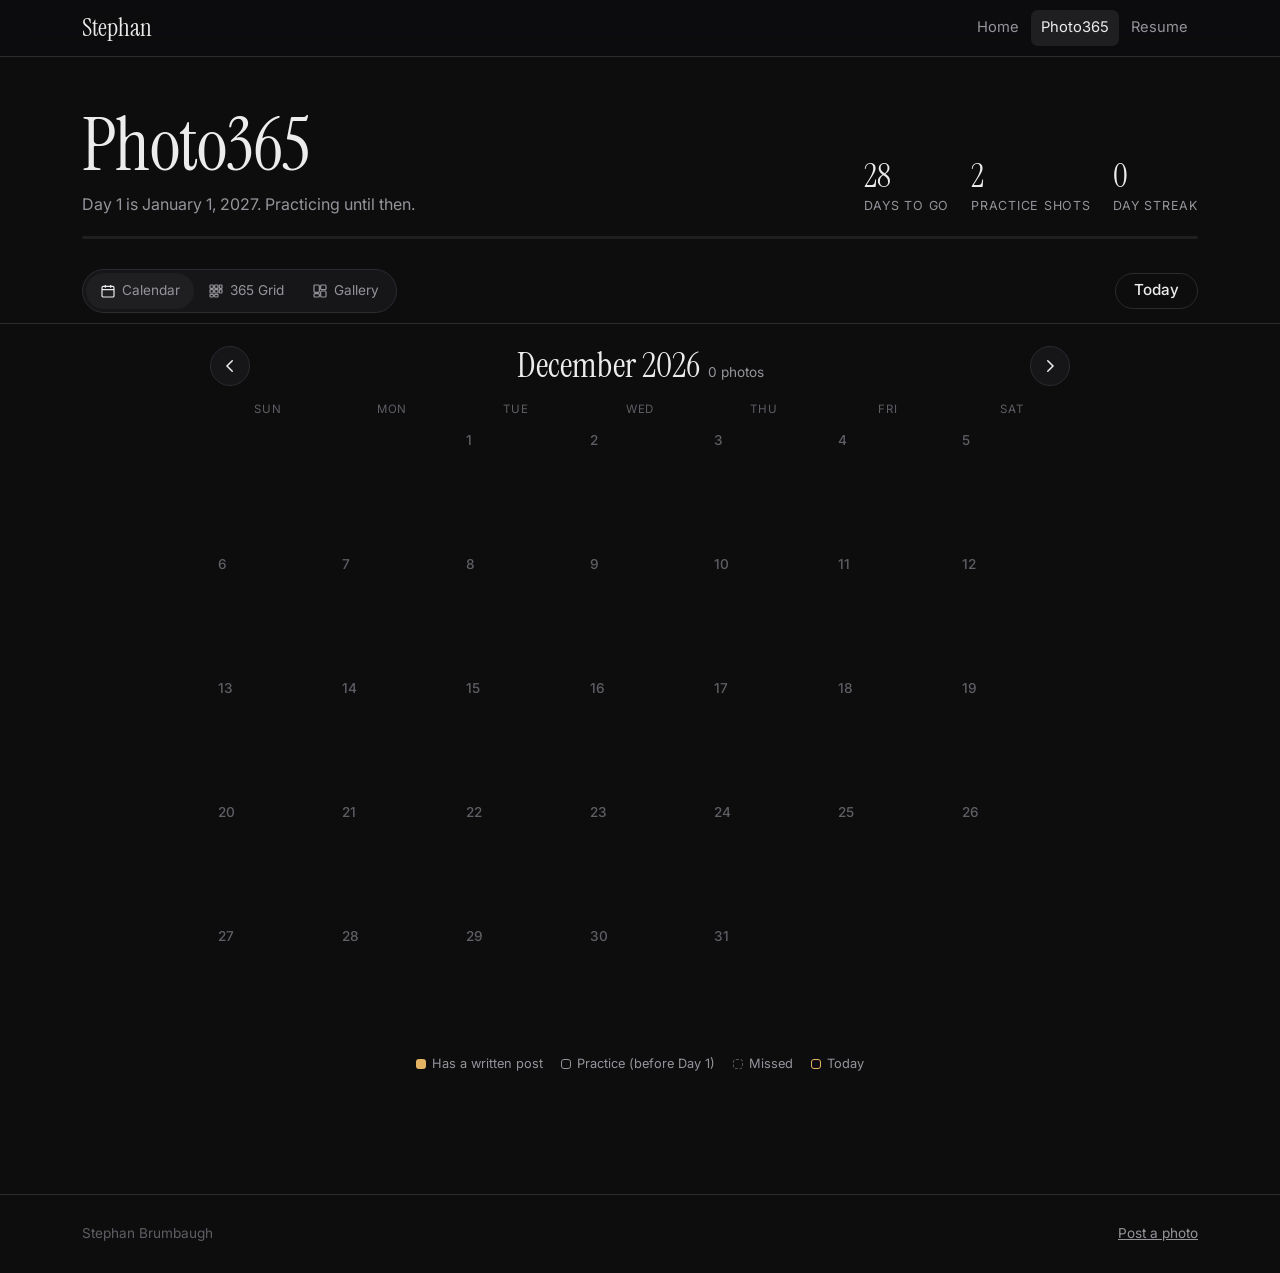
<file: photo365/index.html>
<!doctype html>
<html lang="en">
<head>
  <meta charset="utf-8">
  <meta name="viewport" content="width=device-width, initial-scale=1, viewport-fit=cover">
  <title>Photo365 · Stephan</title>
  <meta name="description" content="One photo every day for a year.">
  <meta name="theme-color" content="#0d0d0e">
  <link rel="manifest" href="manifest.webmanifest">
  <link rel="icon" href="icons/icon-192.png">
  <link rel="apple-touch-icon" href="icons/apple-touch-icon.png">
  <meta name="apple-mobile-web-app-capable" content="yes">
  <meta name="mobile-web-app-capable" content="yes">
  <meta name="apple-mobile-web-app-status-bar-style" content="black-translucent">
  <meta name="apple-mobile-web-app-title" content="Photo365">
  <link rel="preconnect" href="https://res.cloudinary.com">
  <link rel="preconnect" href="https://fonts.googleapis.com">
  <link rel="preconnect" href="https://fonts.gstatic.com" crossorigin>
  <link href="https://fonts.googleapis.com/css2?family=Inter:wght@400;500;600&family=Instrument+Serif:ital@0;1&display=swap" rel="stylesheet">
  <link rel="stylesheet" href="../assets/site.css">
  <link rel="stylesheet" href="p365.css">
</head>
<body>
  <header class="site-header">
    <div class="wrap">
      <a class="brand" href="../">Stephan</a>
      <nav class="nav" aria-label="Main">
        <a href="../">Home</a>
        <a href="./" aria-current="page">Photo365</a>
        <a href="../resume.html">Resume</a>
      </nav>
    </div>
  </header>

  <main>
    <section class="wrap p365-head">
      <div>
        <h1 id="title">Photo365</h1>
        <p class="sub" id="sub">One photo, every day, for a year.</p>
      </div>
      <div class="stats" id="stats" hidden>
        <div class="stat"><b id="s-day">–</b><span>Day</span></div>
        <div class="stat"><b id="s-count">–</b><span>Photos</span></div>
        <div class="stat"><b id="s-streak">–</b><span>Day streak</span></div>
      </div>
      <div class="progress" aria-hidden="true"><i id="s-bar"></i></div>
    </section>

    <div class="viewbar">
      <div class="wrap">
        <div class="seg" role="group" aria-label="View">
          <button data-view="calendar" aria-pressed="true">
            <svg viewBox="0 0 24 24" fill="none" stroke="currentColor" stroke-width="1.8"><rect x="3" y="5" width="18" height="16" rx="2"/><path d="M3 10h18M8 3v4M16 3v4"/></svg>
            <span class="lbl">Calendar</span></button>
          <button data-view="grid" aria-pressed="false">
            <svg viewBox="0 0 24 24" fill="none" stroke="currentColor" stroke-width="1.8"><rect x="3" y="3" width="5" height="5" rx="1"/><rect x="10" y="3" width="5" height="5" rx="1"/><rect x="17" y="3" width="4" height="5" rx="1"/><rect x="3" y="10" width="5" height="5" rx="1"/><rect x="10" y="10" width="5" height="5" rx="1"/><rect x="17" y="10" width="4" height="5" rx="1"/><rect x="3" y="17" width="5" height="4" rx="1"/><rect x="10" y="17" width="5" height="4" rx="1"/></svg>
            <span class="lbl">365 Grid</span></button>
          <button data-view="gallery" aria-pressed="false">
            <svg viewBox="0 0 24 24" fill="none" stroke="currentColor" stroke-width="1.8"><rect x="3" y="3" width="8" height="11" rx="1.5"/><rect x="13" y="3" width="8" height="7" rx="1.5"/><rect x="3" y="16" width="8" height="5" rx="1.5"/><rect x="13" y="12" width="8" height="9" rx="1.5"/></svg>
            <span class="lbl">Gallery</span></button>
        </div>
        <div class="extra" id="extra"></div>
      </div>
    </div>

    <div class="wrap view" id="view" aria-live="polite"></div>
  </main>

  <footer class="site-footer">
    <div class="wrap"><span>Stephan Brumbaugh</span><a href="add.html">Post a photo</a></div>
  </footer>

  <a class="fab" id="fab" href="add.html" hidden aria-label="Add a photo">
    <svg viewBox="0 0 24 24" fill="none" stroke="currentColor" stroke-width="2.2" stroke-linecap="round"><path d="M12 5v14M5 12h14"/></svg>
  </a>

  <div class="lb" id="lb" role="dialog" aria-modal="true" aria-label="Photo">
    <div class="lb-top">
      <button class="iconbtn" id="lb-close" aria-label="Close"><svg viewBox="0 0 24 24" fill="none" stroke="currentColor" stroke-width="2" stroke-linecap="round"><path d="M6 6l12 12M18 6L6 18"/></svg></button>
      <div class="title" id="lb-title"></div>
      <div class="act"><a class="iconbtn" id="lb-edit" hidden aria-label="Edit this day"><svg viewBox="0 0 24 24" fill="none" stroke="currentColor" stroke-width="1.8" stroke-linecap="round" stroke-linejoin="round"><path d="M4 20h4L19 9l-4-4L4 16v4z"/></svg></a></div>
    </div>
    <div class="lb-body">
      <div class="lb-fig" id="lb-fig">
        <button class="iconbtn navbtn prev" id="lb-prev" aria-label="Previous photo"><svg viewBox="0 0 24 24" fill="none" stroke="currentColor" stroke-width="2" stroke-linecap="round"><path d="M15 5l-7 7 7 7"/></svg></button>
        <img id="lb-img" alt="">
        <button class="iconbtn navbtn next" id="lb-next" aria-label="Next photo"><svg viewBox="0 0 24 24" fill="none" stroke="currentColor" stroke-width="2" stroke-linecap="round"><path d="M9 5l7 7-7 7"/></svg></button>
      </div>
      <div class="lb-info">
        <div class="date" id="lb-date"></div>
        <h2 class="caption" id="lb-cap"></h2>
        <div class="prose" id="lb-post"></div>
        <div class="lb-pager">
          <button class="btn ghost" id="lb-prev2">← Previous</button>
          <button class="btn ghost" id="lb-next2">Next →</button>
        </div>
      </div>
    </div>
  </div>

  <script src="config.js"></script>
  <script src="common.js"></script>
  <script src="app.js"></script>
</body>
</html>
</file>
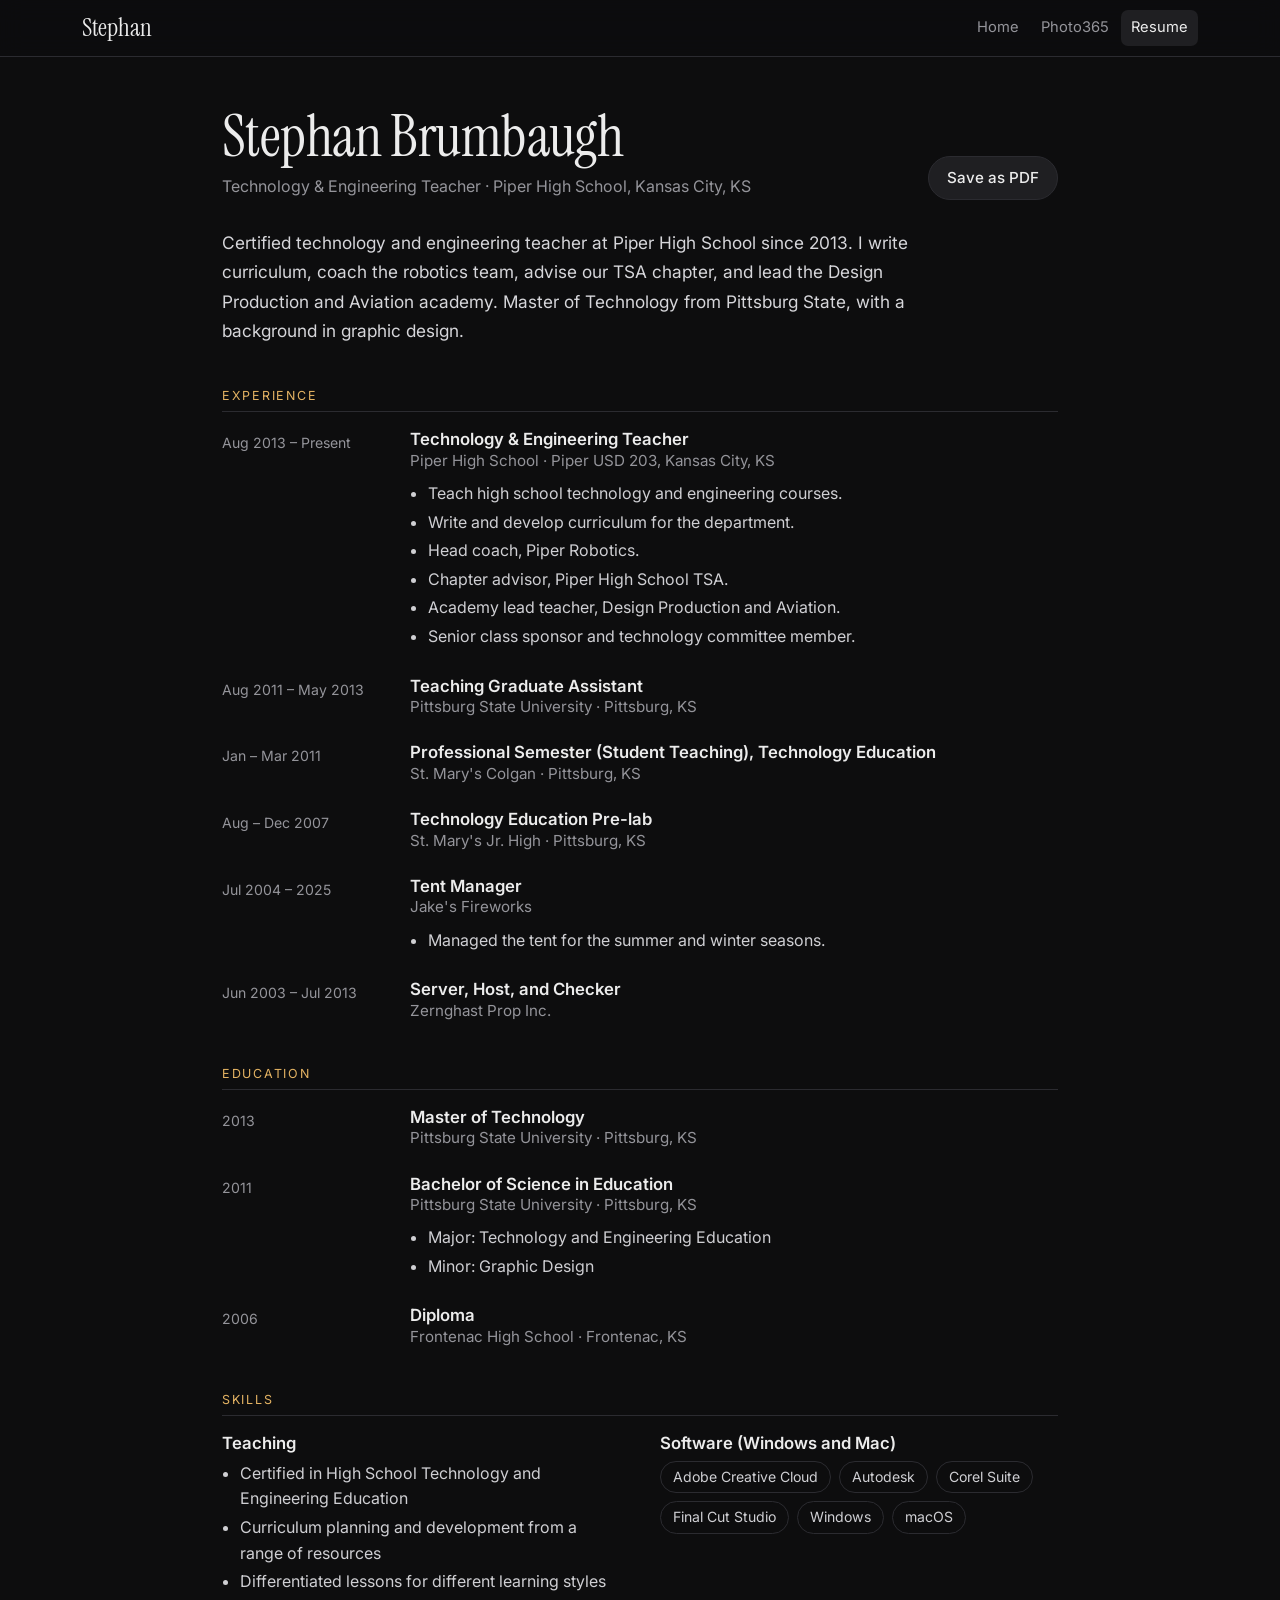
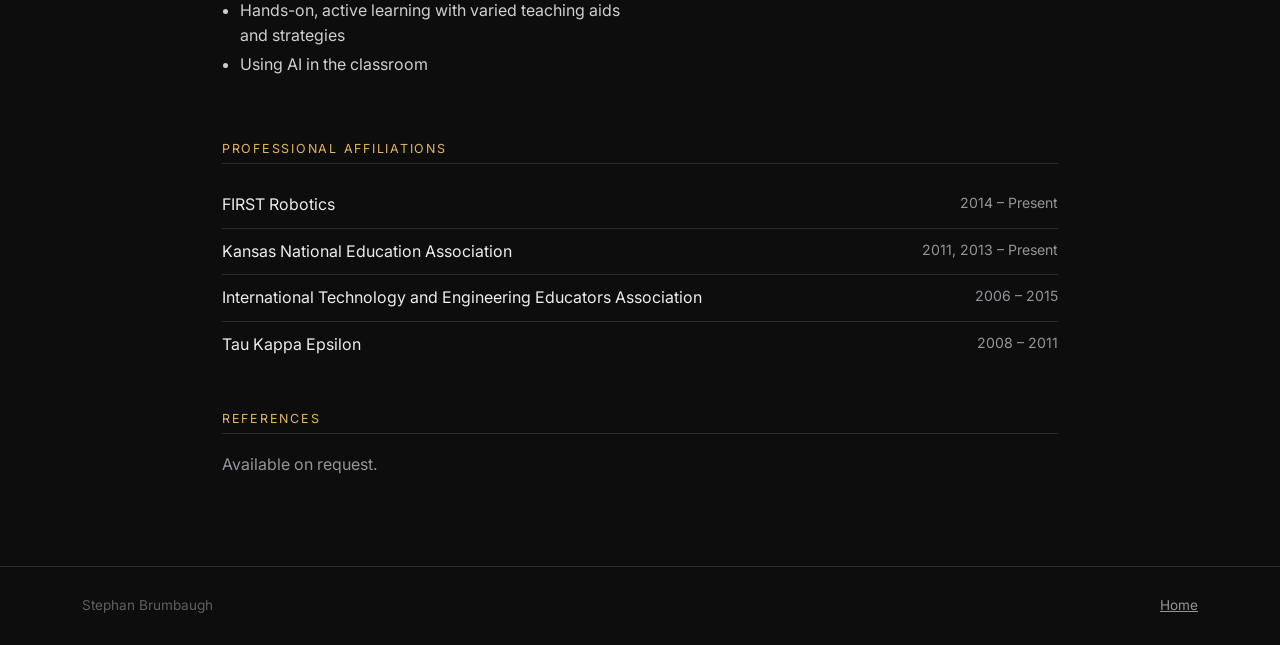
<file: resume.html>
<!doctype html>
<html lang="en">
<head>
  <meta charset="utf-8">
  <meta name="viewport" content="width=device-width, initial-scale=1, viewport-fit=cover">
  <title>Resume · Stephan Brumbaugh</title>
  <meta name="description" content="Resume of Stephan Brumbaugh, technology and engineering teacher at Piper High School.">
  <meta name="theme-color" content="#0d0d0e">
  <link rel="icon" href="photo365/icons/icon-192.png">
  <link rel="preconnect" href="https://fonts.googleapis.com">
  <link rel="preconnect" href="https://fonts.gstatic.com" crossorigin>
  <link href="https://fonts.googleapis.com/css2?family=Inter:wght@400;500;600&family=Instrument+Serif:ital@0;1&display=swap" rel="stylesheet">
  <link rel="stylesheet" href="assets/site.css">
  <style>
    .resume { padding-top: 48px; padding-bottom: 72px; max-width: 900px; }
    .resume header.top { display: flex; justify-content: space-between; align-items: end; gap: 16px; flex-wrap: wrap; margin-bottom: 28px; }
    .resume h1 { margin: 0; font-size: clamp(2.4rem, 6vw, 3.6rem); }
    .resume .role { color: var(--muted); margin: 6px 0 0; }
    .summary { font-size: 1.08rem; line-height: 1.7; color: #d6d6da; max-width: 64ch; }
    .resume h2 { font-family: var(--sans); font-size: .78rem; letter-spacing: .14em; text-transform: uppercase; color: var(--accent); margin: 44px 0 18px; padding-bottom: 8px; border-bottom: 1px solid var(--line); }
    .item { display: grid; gap: 2px 28px; margin-bottom: 24px; }
    @media (min-width: 640px) { .item { grid-template-columns: 160px 1fr; } }
    .item .when { color: var(--muted); font-size: .88rem; padding-top: 2px; }
    .item h3 { margin: 0; font-size: 1.05rem; }
    .item .org { color: var(--muted); font-size: .95rem; }
    .item ul { margin: 8px 0 0; padding-left: 1.1em; color: #cfcfd3; }
    .item li { margin-bottom: 3px; }
    .tags { display: flex; flex-wrap: wrap; gap: 8px; margin-top: 8px; }
    .tags span { border: 1px solid var(--line); border-radius: 999px; padding: 4px 12px; font-size: .88rem; color: #cfcfd3; }
    .two { display: grid; gap: 0 40px; }
    @media (min-width: 760px) { .two { grid-template-columns: 1fr 1fr; } }
    .plain { list-style: none; padding: 0; margin: 0; }
    .plain li { padding: 10px 0; border-bottom: 1px solid var(--line); display: flex; justify-content: space-between; gap: 16px; }
    .plain li:last-child { border-bottom: 0; }
    .plain li span:last-child { color: var(--muted); font-size: .88rem; white-space: nowrap; }
    .refs { color: var(--muted); }
    @media print {
      :root { --bg: #fff; --text: #111; --muted: #555; --line: #ddd; --accent: #2a4f7a; }
      .site-header, .site-footer, .no-print { display: none !important; }
      body { background: #fff; color: #111; font-size: 12px; }
      .summary, .item ul, .tags span { color: #222; }
      .resume { padding: 0; }
      .resume h2 { margin-top: 22px; }
      .item { margin-bottom: 12px; break-inside: avoid; }
    }
  </style>
</head>
<body>
  <header class="site-header">
    <div class="wrap">
      <a class="brand" href="./">Stephan</a>
      <nav class="nav" aria-label="Main">
        <a href="./">Home</a>
        <a href="photo365/">Photo365</a>
        <a href="resume.html" aria-current="page">Resume</a>
      </nav>
    </div>
  </header>

  <main class="wrap resume">
    <header class="top">
      <div>
        <h1>Stephan Brumbaugh</h1>
        <p class="role">Technology &amp; Engineering Teacher · Piper High School, Kansas City, KS</p>
      </div>
      <button class="btn no-print" onclick="window.print()">Save as PDF</button>
    </header>

    <p class="summary">
      Certified technology and engineering teacher at Piper High School since 2013. I write curriculum,
      coach the robotics team, advise our TSA chapter, and lead the Design Production and Aviation academy.
      Master of Technology from Pittsburg State, with a background in graphic design.
    </p>

    <h2>Experience</h2>
    <div class="item">
      <div class="when">Aug 2013 – Present</div>
      <div>
        <h3>Technology &amp; Engineering Teacher</h3>
        <div class="org">Piper High School · Piper USD 203, Kansas City, KS</div>
        <ul>
          <li>Teach high school technology and engineering courses.</li>
          <li>Write and develop curriculum for the department.</li>
          <li>Head coach, Piper Robotics.</li>
          <li>Chapter advisor, Piper High School TSA.</li>
          <li>Academy lead teacher, Design Production and Aviation.</li>
          <li>Senior class sponsor and technology committee member.</li>
        </ul>
      </div>
    </div>
    <div class="item">
      <div class="when">Aug 2011 – May 2013</div>
      <div>
        <h3>Teaching Graduate Assistant</h3>
        <div class="org">Pittsburg State University · Pittsburg, KS</div>
      </div>
    </div>
    <div class="item">
      <div class="when">Jan – Mar 2011</div>
      <div>
        <h3>Professional Semester (Student Teaching), Technology Education</h3>
        <div class="org">St. Mary's Colgan · Pittsburg, KS</div>
      </div>
    </div>
    <div class="item">
      <div class="when">Aug – Dec 2007</div>
      <div>
        <h3>Technology Education Pre-lab</h3>
        <div class="org">St. Mary's Jr. High · Pittsburg, KS</div>
      </div>
    </div>
    <div class="item">
      <div class="when">Jul 2004 – 2025</div>
      <div>
        <h3>Tent Manager</h3>
        <div class="org">Jake's Fireworks</div>
        <ul><li>Managed the tent for the summer and winter seasons.</li></ul>
      </div>
    </div>
    <div class="item">
      <div class="when">Jun 2003 – Jul 2013</div>
      <div>
        <h3>Server, Host, and Checker</h3>
        <div class="org">Zernghast Prop Inc.</div>
      </div>
    </div>

    <h2>Education</h2>
    <div class="item">
      <div class="when">2013</div>
      <div><h3>Master of Technology</h3><div class="org">Pittsburg State University · Pittsburg, KS</div></div>
    </div>
    <div class="item">
      <div class="when">2011</div>
      <div>
        <h3>Bachelor of Science in Education</h3>
        <div class="org">Pittsburg State University · Pittsburg, KS</div>
        <ul><li>Major: Technology and Engineering Education</li><li>Minor: Graphic Design</li></ul>
      </div>
    </div>
    <div class="item">
      <div class="when">2006</div>
      <div><h3>Diploma</h3><div class="org">Frontenac High School · Frontenac, KS</div></div>
    </div>

    <h2>Skills</h2>
    <div class="two">
      <div>
        <h3>Teaching</h3>
        <ul class="item" style="display:block;padding-left:1.1em;color:#cfcfd3;margin:8px 0 20px">
          <li>Certified in High School Technology and Engineering Education</li>
          <li>Curriculum planning and development from a range of resources</li>
          <li>Differentiated lessons for different learning styles</li>
          <li>Hands-on, active learning with varied teaching aids and strategies</li>
          <li>Using AI in the classroom</li>
        </ul>
      </div>
      <div>
        <h3>Software (Windows and Mac)</h3>
        <div class="tags">
          <span>Adobe Creative Cloud</span><span>Autodesk</span><span>Corel Suite</span>
          <span>Final Cut Studio</span><span>Windows</span><span>macOS</span>
        </div>
      </div>
    </div>

    <h2>Professional Affiliations</h2>
    <ul class="plain">
      <li><span>FIRST Robotics</span><span>2014 – Present</span></li>
      <li><span>Kansas National Education Association</span><span>2011, 2013 – Present</span></li>
      <li><span>International Technology and Engineering Educators Association</span><span>2006 – 2015</span></li>
      <li><span>Tau Kappa Epsilon</span><span>2008 – 2011</span></li>
    </ul>

    <h2>References</h2>
    <p class="refs">Available on request.</p>
  </main>

  <footer class="site-footer">
    <div class="wrap"><span>Stephan Brumbaugh</span><a href="./">Home</a></div>
  </footer>
</body>
</html>
</file>
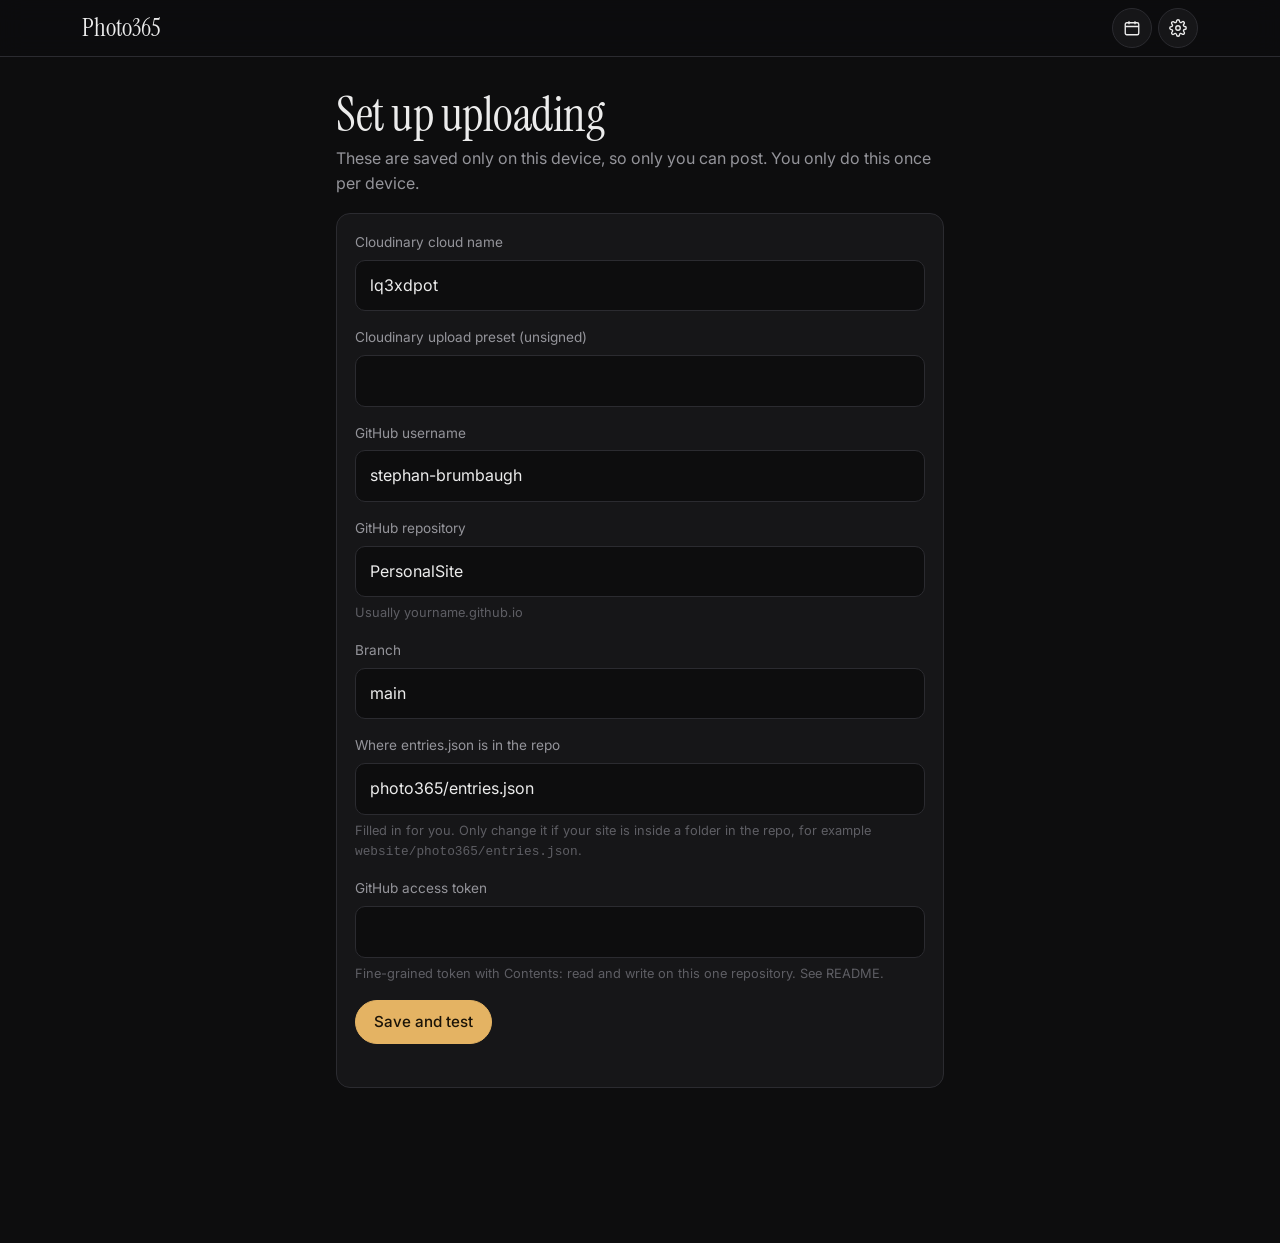
<file: photo365/add.html>
<!doctype html>
<html lang="en">
<head>
  <meta charset="utf-8">
  <meta name="viewport" content="width=device-width, initial-scale=1, viewport-fit=cover">
  <title>Add a photo · Photo365</title>
  <meta name="robots" content="noindex">
  <meta name="theme-color" content="#0d0d0e">
  <link rel="manifest" href="manifest.webmanifest">
  <link rel="icon" href="icons/icon-192.png">
  <link rel="apple-touch-icon" href="icons/apple-touch-icon.png">
  <meta name="apple-mobile-web-app-capable" content="yes">
  <meta name="mobile-web-app-capable" content="yes">
  <meta name="apple-mobile-web-app-status-bar-style" content="black-translucent">
  <meta name="apple-mobile-web-app-title" content="Photo365">
  <link rel="preconnect" href="https://fonts.googleapis.com">
  <link rel="preconnect" href="https://fonts.gstatic.com" crossorigin>
  <link href="https://fonts.googleapis.com/css2?family=Inter:wght@400;500;600&family=Instrument+Serif:ital@0;1&display=swap" rel="stylesheet">
  <link rel="stylesheet" href="../assets/site.css">
  <link rel="stylesheet" href="p365.css">
</head>
<body>
  <header class="site-header">
    <div class="wrap">
      <a class="brand" href="./">Photo365</a>
      <div class="toplinks">
        <a class="iconbtn" href="./" aria-label="View calendar"><svg viewBox="0 0 24 24" fill="none" stroke="currentColor" stroke-width="1.8"><rect x="3" y="5" width="18" height="16" rx="2"/><path d="M3 10h18M8 3v4M16 3v4"/></svg></a>
        <button class="iconbtn" id="open-settings" aria-label="Settings"><svg viewBox="0 0 24 24" fill="none" stroke="currentColor" stroke-width="1.8"><circle cx="12" cy="12" r="3"/><path d="M19.4 15a1.7 1.7 0 0 0 .3 1.8l.1.1a2 2 0 1 1-2.8 2.8l-.1-.1a1.7 1.7 0 0 0-1.8-.3 1.7 1.7 0 0 0-1 1.5V21a2 2 0 1 1-4 0v-.1a1.7 1.7 0 0 0-1.1-1.5 1.7 1.7 0 0 0-1.8.3l-.1.1a2 2 0 1 1-2.8-2.8l.1-.1a1.7 1.7 0 0 0 .3-1.8 1.7 1.7 0 0 0-1.5-1H3a2 2 0 1 1 0-4h.1a1.7 1.7 0 0 0 1.5-1.1 1.7 1.7 0 0 0-.3-1.8l-.1-.1a2 2 0 1 1 2.8-2.8l.1.1a1.7 1.7 0 0 0 1.8.3H9a1.7 1.7 0 0 0 1-1.5V3a2 2 0 1 1 4 0v.1a1.7 1.7 0 0 0 1 1.5 1.7 1.7 0 0 0 1.8-.3l.1-.1a2 2 0 1 1 2.8 2.8l-.1.1a1.7 1.7 0 0 0-.3 1.8V9a1.7 1.7 0 0 0 1.5 1H21a2 2 0 1 1 0 4h-.1a1.7 1.7 0 0 0-1.5 1z"/></svg></button>
      </div>
    </div>
  </header>

  <main class="add">
    <!-- One-time setup, saved only on this device -->
    <section id="setup" hidden>
      <h1>Set up uploading</h1>
      <p class="muted">These are saved only on this device, so only you can post. You only do this once per device.</p>
      <form class="panel" id="setup-form" autocomplete="off">
        <div class="field"><label for="f-cloud">Cloudinary cloud name</label><input class="input" id="f-cloud" required autocapitalize="off" spellcheck="false"></div>
        <div class="field"><label for="f-preset">Cloudinary upload preset (unsigned)</label><input class="input" id="f-preset" required autocapitalize="off" spellcheck="false"></div>
        <div class="field"><label for="f-owner">GitHub username</label><input class="input" id="f-owner" required autocapitalize="off" spellcheck="false"></div>
        <div class="field"><label for="f-repo">GitHub repository</label><input class="input" id="f-repo" required autocapitalize="off" spellcheck="false"><small>Usually yourname.github.io</small></div>
        <div class="field"><label for="f-branch">Branch</label><input class="input" id="f-branch" required autocapitalize="off" spellcheck="false"></div>
        <div class="field"><label for="f-path">Where entries.json is in the repo</label><input class="input" id="f-path" required autocapitalize="off" spellcheck="false"><small>Filled in for you. Only change it if your site is inside a folder in the repo, for example <code>website/photo365/entries.json</code>.</small></div>
        <div class="field"><label for="f-token">GitHub access token</label><input class="input" id="f-token" type="password" required autocapitalize="off" spellcheck="false"><small>Fine-grained token with Contents: read and write on this one repository. See README.</small></div>
        <div style="display:flex;gap:10px;flex-wrap:wrap">
          <button class="btn primary" type="submit">Save and test</button>
          <button class="btn ghost" type="button" id="cancel-setup" hidden>Cancel</button>
          <button class="btn danger" type="button" id="forget" hidden>Forget this device</button>
        </div>
        <p class="status" id="setup-status"></p>
      </form>
    </section>

    <!-- Daily upload -->
    <section id="editor" hidden>
      <div class="topline"><p class="eyebrow" style="margin:0" id="mode-label">New entry</p></div>
      <h1 id="ed-title">Today</h1>

      <div class="panel">
        <div class="field">
          <label for="date">Date</label>
          <div class="daterow"><input class="input" type="date" id="date"><span class="daypill" id="daypill"></span></div>
        </div>

        <label class="drop" id="drop">
          <input type="file" id="file" accept="image/*">
          <div class="hint" id="drop-hint">
            <svg width="34" height="34" viewBox="0 0 24 24" fill="none" stroke="currentColor" stroke-width="1.6" style="margin:auto"><path d="M4 8h3l2-3h6l2 3h3v11H4z"/><circle cx="12" cy="13" r="3.5"/></svg>
            <b>Choose a photo</b><span>Take one or pick from your library</span>
          </div>
          <img id="preview" alt="" hidden>
        </label>
        <p class="status" id="photo-note"></p>

        <div class="field" style="margin-top:14px">
          <label for="caption">Caption <span style="color:var(--faint)">(optional)</span></label>
          <input class="input" id="caption" maxlength="200" placeholder="A line about this photo">
        </div>

        <label class="toggle">
          <span><b>Add a post</b><small>Write more: the story behind the shot, thoughts on the day</small></span>
          <input type="checkbox" id="want-post">
        </label>
        <div id="post-wrap" hidden>
          <div class="tabs"><button type="button" data-t="write" aria-pressed="true">Write</button><button type="button" data-t="preview" aria-pressed="false">Preview</button></div>
          <textarea class="input" id="post" placeholder="Write as much or as little as you like…"></textarea>
          <div class="preview prose" id="post-preview" hidden></div>
          <div class="mdhelp">**bold** · *italic* · [link](https://…) · ## heading · - list · &gt; quote</div>
        </div>
      </div>

      <div class="panel" id="share-panel" hidden>
        <h3 style="margin:0 0 4px">Share</h3>
        <p class="lbl" style="margin:0 0 12px">Opens your share menu with the photo and copies this caption. Pick Instagram, paste, post. It goes to Facebook too if Instagram's auto-share is on.</p>
        <textarea class="input" id="share-text" style="min-height:160px" aria-label="Caption to share"></textarea>
        <div style="display:flex;gap:10px;margin-top:12px;flex-wrap:wrap">
          <button class="btn primary" type="button" id="share-btn" style="flex:1 1 100%">
            <svg viewBox="0 0 24 24" fill="none" stroke="currentColor" stroke-width="2" stroke-linecap="round" stroke-linejoin="round"><path d="M12 3v12M7 8l5-5 5 5M5 13v6a2 2 0 0 0 2 2h10a2 2 0 0 0 2-2v-6"/></svg>
            Share to Instagram</button>
          <button class="btn ghost" type="button" id="share-copy" style="flex:1">Copy caption</button>
          <button class="btn ghost" type="button" id="share-link" style="flex:1">Copy link</button>
        </div>
        <p class="status" id="share-status" role="status"></p>
      </div>

      <div class="panel" id="catchup" hidden>
        <p class="lbl" style="margin:0 0 10px">Missed days. Tap to fill one in.</p>
        <div class="chips" id="missed"></div>
      </div>

      <div class="panel" id="recent-panel" hidden>
        <p class="lbl" style="margin:0 0 10px">Recent. Tap to edit.</p>
        <div class="recent" id="recent"></div>
      </div>

      <button class="btn danger" id="delete" hidden style="width:100%">Remove this day's entry</button>
    </section>
  </main>

  <div class="publishbar" id="publishbar" hidden>
    <div class="in">
      <button class="btn primary" id="publish">Publish</button>
      <a class="btn ghost" id="view-link" hidden href="./">View</a>
    </div>
    <div style="max-width:640px;margin:0 auto">
      <div class="bar" id="bar"><i></i></div>
      <p class="status" id="status" role="status"></p>
    </div>
  </div>

  <script src="config.js"></script>
  <script src="common.js"></script>
  <script src="admin.js"></script>
</body>
</html>
</file>
<file: assets/site.css>
/* Shared styles for the whole site. Dark, minimal, photo-first. */
:root {
  --bg: #0d0d0e;
  --surface: #161618;
  --surface-2: #1f1f22;
  --line: #2b2b30;
  --text: #ececec;
  --muted: #94949a;
  --faint: #5e5e64;
  --accent: #e4b363;
  --accent-ink: #1b1408;
  --danger: #ff7a6b;
  --ok: #7fd3a0;
  --radius: 10px;
  --max: 1180px;
  --serif: "Instrument Serif", Georgia, "Times New Roman", serif;
  --sans: "Inter", system-ui, -apple-system, "Segoe UI", Roboto, sans-serif;
  color-scheme: dark;
}
* { box-sizing: border-box; }
[hidden] { display: none !important; }
html { -webkit-text-size-adjust: 100%; }
body {
  margin: 0; background: var(--bg); color: var(--text);
  font: 16px/1.6 var(--sans); -webkit-font-smoothing: antialiased;
  min-height: 100vh; display: flex; flex-direction: column;
}
main { flex: 1; }
a { color: inherit; }
img { max-width: 100%; display: block; }
button, input, textarea, select { font: inherit; color: inherit; }
h1, h2, h3 { font-weight: 400; line-height: 1.1; margin: 0 0 .5em; }
h1 { font-family: var(--serif); font-size: clamp(2.6rem, 7vw, 4.6rem); letter-spacing: -.01em; }
h2 { font-family: var(--serif); font-size: clamp(1.8rem, 4vw, 2.4rem); }
h3 { font-size: 1.05rem; font-weight: 600; }
p { margin: 0 0 1em; }
.muted { color: var(--muted); }
.wrap { width: 100%; max-width: var(--max); margin: 0 auto; padding: 0 16px; }
@media (min-width: 720px) { .wrap { padding: 0 32px; } }

/* Header */
.site-header {
  position: sticky; top: 0; z-index: 30;
  background: rgba(13, 13, 14, .86); backdrop-filter: saturate(140%) blur(12px);
  -webkit-backdrop-filter: saturate(140%) blur(12px);
  border-bottom: 1px solid var(--line);
  padding-top: env(safe-area-inset-top);
}
.site-header .wrap { display: flex; align-items: center; justify-content: space-between; height: 56px; gap: 12px; }
.brand { font-family: var(--serif); font-size: 1.55rem; text-decoration: none; white-space: nowrap; }
.nav { display: flex; gap: 2px; overflow-x: auto; scrollbar-width: none; }
.nav::-webkit-scrollbar { display: none; }
.nav a {
  text-decoration: none; color: var(--muted); padding: 6px 10px; border-radius: 7px;
  font-size: .92rem; white-space: nowrap;
}
.nav a:hover, .nav a[aria-current="page"] { color: var(--text); background: var(--surface-2); }

/* Buttons */
.btn {
  display: inline-flex; align-items: center; justify-content: center; gap: 8px;
  min-height: 44px; padding: 0 18px; border-radius: 999px; border: 1px solid var(--line);
  background: var(--surface-2); color: var(--text); text-decoration: none; cursor: pointer;
  font-size: .95rem; font-weight: 500; transition: background .15s, border-color .15s, opacity .15s;
}
.btn:hover { border-color: #44444a; }
.btn.primary { background: var(--accent); color: var(--accent-ink); border-color: var(--accent); }
.btn.primary:hover { filter: brightness(1.06); }
.btn.ghost { background: transparent; }
.btn.danger { color: var(--danger); background: transparent; }
.btn:disabled { opacity: .5; cursor: default; }
.btn svg { width: 18px; height: 18px; }

/* Sections */
.section { padding: 56px 0; border-top: 1px solid var(--line); }
.section:first-of-type { border-top: 0; }
.eyebrow { font-size: .78rem; letter-spacing: .14em; text-transform: uppercase; color: var(--muted); margin-bottom: 12px; }
.cards { display: grid; gap: 12px; grid-template-columns: repeat(auto-fill, minmax(240px, 1fr)); }
.card { background: var(--surface); border: 1px solid var(--line); border-radius: var(--radius); padding: 20px; }
.card p { color: var(--muted); margin: 0; font-size: .95rem; }

/* Long-form text */
.prose { font-size: 1.04rem; line-height: 1.75; max-width: 68ch; }
.prose h1, .prose h2, .prose h3 { font-family: var(--sans); font-weight: 600; margin: 1.4em 0 .5em; }
.prose h1 { font-size: 1.4rem; } .prose h2 { font-size: 1.2rem; } .prose h3 { font-size: 1.05rem; }
.prose a { color: var(--accent); }
.prose blockquote { margin: 1em 0; padding-left: 16px; border-left: 2px solid var(--accent); color: var(--muted); }
.prose code { background: var(--surface-2); padding: 1px 5px; border-radius: 4px; font-size: .9em; }
.prose ul, .prose ol { padding-left: 1.3em; }

.site-footer { border-top: 1px solid var(--line); padding: 28px 0 calc(28px + env(safe-area-inset-bottom)); color: var(--faint); font-size: .85rem; }
.site-footer .wrap { display: flex; justify-content: space-between; gap: 16px; flex-wrap: wrap; }
.site-footer a { color: var(--muted); }

:focus-visible { outline: 2px solid var(--accent); outline-offset: 2px; }
.sr-only { position: absolute; width: 1px; height: 1px; overflow: hidden; clip: rect(0 0 0 0); white-space: nowrap; }
</file>
<file: photo365/p365.css>
/* Photo365 viewer + upload page */
.p365-head { padding-top: 36px; padding-bottom: 20px; display: grid; gap: 18px; }
@media (min-width: 860px) { .p365-head { grid-template-columns: 1fr auto; align-items: end; padding-top: 48px; } }
.p365-head h1 { margin: 0; }
.p365-head .sub { color: var(--muted); margin: 6px 0 0; }
.stats { display: flex; gap: 22px; flex-wrap: wrap; }
.stat b { display: block; font-family: var(--serif); font-weight: 400; font-size: 2rem; line-height: 1; }
.stat span { font-size: .78rem; color: var(--muted); letter-spacing: .06em; text-transform: uppercase; }
@media (max-width: 719px) {
  .p365-head { padding-top: 24px; gap: 14px; }
  .p365-head h1 { font-size: 2.6rem; }
  .stat b { font-size: 1.6rem; }
}
.progress { height: 3px; background: var(--surface-2); border-radius: 2px; overflow: hidden; grid-column: 1 / -1; }
.progress i { display: block; height: 100%; background: var(--accent); width: 0; transition: width .6s ease; }

/* View switcher */
.viewbar { position: sticky; top: calc(56px + env(safe-area-inset-top)); z-index: 20; background: var(--bg); padding: 10px 0; border-bottom: 1px solid var(--line); }
.viewbar .wrap { display: flex; justify-content: space-between; align-items: center; gap: 12px; }
.seg { display: inline-flex; background: var(--surface); border: 1px solid var(--line); border-radius: 999px; padding: 3px; }
.seg button { border: 0; background: transparent; color: var(--muted); padding: 7px 14px; border-radius: 999px; cursor: pointer; font-size: .9rem; display: inline-flex; gap: 6px; align-items: center; min-height: 36px; }
.seg button svg { width: 16px; height: 16px; }
.seg button[aria-pressed="true"] { background: var(--surface-2); color: var(--text); }
.viewbar .extra { display: flex; gap: 8px; align-items: center; }
@media (max-width: 420px) { .seg button .lbl { display: none; } .seg button { padding: 7px 16px; } }

.view { padding: 22px 0 120px; }
.empty { text-align: center; padding: 64px 16px; color: var(--muted); }
.empty h2 { color: var(--text); }

/* Calendar */
.cal { max-width: 860px; margin: 0 auto; }
.cal-nav { display: flex; align-items: center; justify-content: space-between; margin-bottom: 14px; gap: 8px; }
.cal-nav h2 { margin: 0; font-size: clamp(1.6rem, 4vw, 2.2rem); }
.cal-nav h2 small { font-family: var(--sans); font-size: .85rem; color: var(--muted); margin-left: 8px; }
.iconbtn { width: 40px; height: 40px; border-radius: 50%; border: 1px solid var(--line); background: var(--surface); display: inline-grid; place-items: center; cursor: pointer; color: var(--text); text-decoration: none; }
.iconbtn:disabled { opacity: .3; cursor: default; }
.iconbtn svg { width: 18px; height: 18px; }
.cal-week, .cal-grid { display: grid; grid-template-columns: repeat(7, 1fr); gap: 4px; }
@media (min-width: 720px) { .cal-week, .cal-grid { gap: 8px; } }
.cal-week div { text-align: center; font-size: .72rem; color: var(--faint); text-transform: uppercase; letter-spacing: .08em; padding-bottom: 6px; }
.cell { position: relative; aspect-ratio: 1; border-radius: 6px; overflow: hidden; background: var(--surface); border: 0; padding: 0; display: block; text-decoration: none; color: var(--text); }
.cell img { width: 100%; height: 100%; object-fit: cover; transition: transform .35s ease, opacity .3s; opacity: 0; }
.cell img.ok { opacity: 1; }
a.cell:hover img { transform: scale(1.05); }
.cell .n { position: absolute; top: 4px; left: 6px; font-size: .74rem; font-weight: 500; color: var(--muted); }
@media (min-width: 720px) { .cell .n { font-size: .85rem; top: 6px; left: 8px; } }
.cell.has .n { color: #fff; text-shadow: 0 1px 3px rgba(0,0,0,.8); }
.cell .dot { position: absolute; bottom: 6px; right: 6px; width: 6px; height: 6px; border-radius: 50%; background: var(--accent); box-shadow: 0 0 0 2px rgba(0,0,0,.5); }
.cell .tag { position: absolute; left: 0; right: 0; bottom: 0; padding: 10px 2px 3px; font-size: .5rem; letter-spacing: .03em; white-space: nowrap; overflow: hidden; text-transform: uppercase; text-align: center; color: #fff; background: linear-gradient(transparent, rgba(0,0,0,.7)); }
@media (min-width: 720px) { .cell .tag { font-size: .66rem; letter-spacing: .1em; padding-bottom: 5px; } }
.cell.practice img { filter: saturate(.75); }
.cell.blank { background: transparent; }
.gridhead { margin: 0 0 12px; font-weight: 500; }
.gridhead span { color: var(--muted); font-weight: 400; font-size: .85rem; margin-left: 8px; }
.daygrid + .gridhead { margin-top: 28px; }
select.btn { appearance: none; -webkit-appearance: none; padding-right: 30px; background: transparent url("data:image/svg+xml,%3Csvg xmlns='http://www.w3.org/2000/svg' width='12' height='12' viewBox='0 0 24 24' fill='none' stroke='%2394949a' stroke-width='2.5'%3E%3Cpath d='M6 9l6 6 6-6'/%3E%3C/svg%3E") no-repeat right 12px center; }
select.btn option { background: var(--surface); color: var(--text); }
.cell.out { background: transparent; }
.cell.out .n { color: var(--faint); }
.cell.future { background: transparent; border: 1px solid var(--line); }
.cell.future .n { color: var(--faint); }
.cell.missed { background: transparent; border: 1px dashed #3a3a40; }
.cell.today:not(.has) { border: 1.5px solid var(--accent); background: transparent; }
.cell.today .n { color: var(--accent); }
.cell .plus { position: absolute; inset: 0; display: grid; place-items: center; color: var(--faint); font-size: 1.3rem; }
.cal-foot { display: flex; justify-content: center; gap: 18px; margin-top: 18px; font-size: .8rem; color: var(--muted); flex-wrap: wrap; }
.cal-foot i { display: inline-block; width: 10px; height: 10px; border-radius: 3px; margin-right: 6px; vertical-align: -1px; }

/* Day grid */
.daygrid { display: grid; gap: 4px; grid-template-columns: repeat(auto-fill, minmax(58px, 1fr)); }
@media (min-width: 720px) { .daygrid { gap: 6px; grid-template-columns: repeat(auto-fill, minmax(84px, 1fr)); } }
.daygrid .cell .n { font-size: .7rem; }
.daygrid .cell .m { position: absolute; bottom: 4px; left: 6px; font-size: .62rem; letter-spacing: .08em; text-transform: uppercase; color: var(--accent); }
.daygrid .cell.has .m { color: #fff; text-shadow: 0 1px 3px rgba(0,0,0,.8); }

/* Gallery */
.gallery { display: flex; gap: 8px; align-items: flex-start; }
@media (min-width: 720px) { .gallery { gap: 14px; } }
.gcol { flex: 1; min-width: 0; }
.gitem { margin: 0 0 8px; display: block; text-decoration: none; color: var(--text); }
@media (min-width: 720px) { .gitem { margin-bottom: 14px; } }
.gitem .ph { border-radius: 6px; overflow: hidden; background: var(--surface); }
.gitem img { width: 100%; height: auto; transition: transform .4s ease, opacity .3s; opacity: 0; }
.gitem img.ok { opacity: 1; }
.gitem:hover img { transform: scale(1.03); }
.gitem .meta { padding: 6px 2px 4px; font-size: .8rem; color: var(--muted); display: flex; justify-content: space-between; gap: 8px; }
.gitem .cap { display: block; color: var(--text); font-size: .9rem; margin-top: 2px; line-height: 1.35; }

/* Lightbox / day view */
.lb { position: fixed; inset: 0; z-index: 100; background: #050505; display: none; flex-direction: column; overflow-y: auto; overscroll-behavior: contain; }
.lb.open { display: flex; }
.lb-top { position: sticky; top: 0; z-index: 2; display: flex; justify-content: space-between; align-items: center; padding: calc(10px + env(safe-area-inset-top)) 12px 10px; background: linear-gradient(#050505 60%, rgba(5,5,5,0)); }
.lb-top .title { font-size: .9rem; color: var(--muted); }
.lb-top .title b { color: var(--text); font-weight: 500; }
.lb-top .act { display: flex; gap: 8px; }
.lb-body { flex: 1; display: flex; flex-direction: column; }
.lb-fig { position: relative; display: grid; place-items: center; min-height: 50vh; padding: 0 0 8px; touch-action: pan-y; }
.lb-fig img { max-width: 100%; max-height: 78vh; object-fit: contain; user-select: none; -webkit-user-drag: none; transition: opacity .25s; }
.lb-fig .navbtn { position: absolute; top: 50%; transform: translateY(-50%); display: none; }
.lb-fig .navbtn.prev { left: 16px; } .lb-fig .navbtn.next { right: 16px; }
.lb-info { padding: 12px 16px calc(40px + env(safe-area-inset-bottom)); max-width: 720px; width: 100%; margin: 0 auto; }
.lb-info .date { color: var(--muted); font-size: .88rem; margin-bottom: 8px; }
.lb-info .caption { font-family: var(--serif); font-size: clamp(1.5rem, 4vw, 2rem); line-height: 1.2; margin: 0 0 18px; }
.lb-info .prose { color: #d6d6da; }
.lb-pager { display: flex; justify-content: space-between; gap: 8px; margin-top: 28px; padding-top: 18px; border-top: 1px solid var(--line); }
@media (min-width: 960px) {
  .lb { overflow: hidden; }
  .lb-body { flex-direction: row; min-height: 0; }
  .lb-fig { flex: 1; min-height: 0; padding: 0 72px 24px; }
  .lb-fig img { max-height: calc(100vh - 90px); }
  .lb-fig .navbtn { display: inline-grid; }
  .lb-info { width: 380px; flex: none; margin: 0; overflow-y: auto; padding: 8px 28px 32px; border-left: 1px solid var(--line); }
  .lb-pager { display: none; }
}

/* Floating add button (only on the uploading device) */
.fab { position: fixed; right: 18px; bottom: calc(18px + env(safe-area-inset-bottom)); z-index: 40; width: 58px; height: 58px; border-radius: 50%; background: var(--accent); color: var(--accent-ink); display: grid; place-items: center; box-shadow: 0 8px 24px rgba(0,0,0,.5); text-decoration: none; }
.fab svg { width: 26px; height: 26px; }

/* ── Upload page ── */
.add { max-width: 640px; margin: 0 auto; padding: 24px 16px 140px; }
.add h1 { font-size: clamp(2.2rem, 6vw, 3rem); margin: 8px 0 4px; }
.panel { background: var(--surface); border: 1px solid var(--line); border-radius: 14px; padding: 18px; margin: 16px 0; }
.field { display: grid; gap: 6px; margin-bottom: 16px; }
.field label, .lbl { font-size: .85rem; color: var(--muted); }
.field small { color: var(--faint); font-size: .8rem; }
.input, textarea.input { width: 100%; background: var(--bg); border: 1px solid var(--line); border-radius: 10px; padding: 12px 14px; font-size: 16px; color: var(--text); }
.input:focus { outline: none; border-color: var(--accent); }
textarea.input { min-height: 220px; resize: vertical; line-height: 1.6; }
.daterow { display: flex; gap: 10px; align-items: center; }
.daterow .input { flex: 1; }
.daypill { white-space: nowrap; font-size: .85rem; padding: 6px 12px; border-radius: 999px; background: var(--surface-2); color: var(--muted); }
.daypill.has { color: var(--accent); }
.drop { position: relative; display: grid; place-items: center; min-height: 240px; border: 1.5px dashed #3a3a40; border-radius: 12px; text-align: center; cursor: pointer; overflow: hidden; background: var(--bg); }
.drop.drag { border-color: var(--accent); }
.drop input { position: absolute; inset: 0; opacity: 0; cursor: pointer; }
.drop .hint { color: var(--muted); padding: 24px; pointer-events: none; }
.drop .hint b { display: block; color: var(--text); font-size: 1.05rem; font-weight: 500; margin: 8px 0 2px; }
.drop img { width: 100%; max-height: 60vh; object-fit: contain; pointer-events: none; }
.drop.filled { border-style: solid; border-color: var(--line); }
.toggle { display: flex; align-items: center; justify-content: space-between; gap: 12px; padding: 12px 0; cursor: pointer; border-top: 1px solid var(--line); }
.toggle input { appearance: none; width: 46px; height: 28px; border-radius: 999px; background: var(--surface-2); border: 1px solid var(--line); position: relative; cursor: pointer; flex: none; transition: background .2s; }
.toggle input::after { content: ""; position: absolute; top: 3px; left: 3px; width: 20px; height: 20px; border-radius: 50%; background: var(--muted); transition: transform .2s, background .2s; }
.toggle input:checked { background: var(--accent); border-color: var(--accent); }
.toggle input:checked::after { transform: translateX(18px); background: var(--accent-ink); }
.toggle span b { display: block; font-weight: 500; }
.toggle span small { color: var(--muted); font-size: .82rem; }
.tabs { display: flex; gap: 4px; margin: 8px 0; }
.tabs button { border: 0; background: transparent; color: var(--muted); padding: 6px 12px; border-radius: 8px; cursor: pointer; }
.tabs button[aria-pressed="true"] { background: var(--surface-2); color: var(--text); }
.preview { min-height: 220px; padding: 12px 14px; border: 1px solid var(--line); border-radius: 10px; background: var(--bg); }
.mdhelp { font-size: .78rem; color: var(--faint); margin-top: 6px; }
.publishbar { position: fixed; left: 0; right: 0; bottom: 0; z-index: 30; background: rgba(13,13,14,.94); backdrop-filter: blur(10px); -webkit-backdrop-filter: blur(10px); border-top: 1px solid var(--line); padding: 12px 16px calc(12px + env(safe-area-inset-bottom)); }
.publishbar .in { max-width: 640px; margin: 0 auto; display: flex; gap: 10px; align-items: center; }
.publishbar .btn.primary { flex: 1; min-height: 50px; font-size: 1rem; }
.status { font-size: .88rem; color: var(--muted); min-height: 1.2em; margin: 8px 0 0; }
.status.err { color: var(--danger); } .status.ok { color: var(--ok); }
.bar { height: 4px; background: var(--surface-2); border-radius: 2px; overflow: hidden; margin-top: 8px; display: none; }
.bar i { display: block; height: 100%; width: 0; background: var(--accent); transition: width .2s; }
.chips { display: flex; flex-wrap: wrap; gap: 6px; }
.chip { border: 1px solid var(--line); background: var(--bg); color: var(--text); border-radius: 999px; padding: 6px 12px; font-size: .85rem; cursor: pointer; }
.chip.warn { border-color: #5a4422; color: var(--accent); }
.recent { display: grid; grid-template-columns: repeat(auto-fill, minmax(76px, 1fr)); gap: 6px; }
.recent button { aspect-ratio: 1; border: 0; padding: 0; border-radius: 8px; overflow: hidden; cursor: pointer; background: var(--surface-2); position: relative; }
.recent img { width: 100%; height: 100%; object-fit: cover; }
.recent span { position: absolute; left: 4px; bottom: 3px; font-size: .68rem; color: #fff; text-shadow: 0 1px 3px #000; }
.topline { display: flex; justify-content: space-between; align-items: center; }
.toplinks { display: flex; gap: 6px; }
details.help summary { cursor: pointer; color: var(--muted); font-size: .9rem; }
details.help ol { color: var(--muted); font-size: .9rem; padding-left: 1.2em; }

.fbshare { margin-top: 20px; padding-top: 18px; border-top: 1px solid var(--line); }
#fb-btn.waiting { opacity: .6; }
</file>
